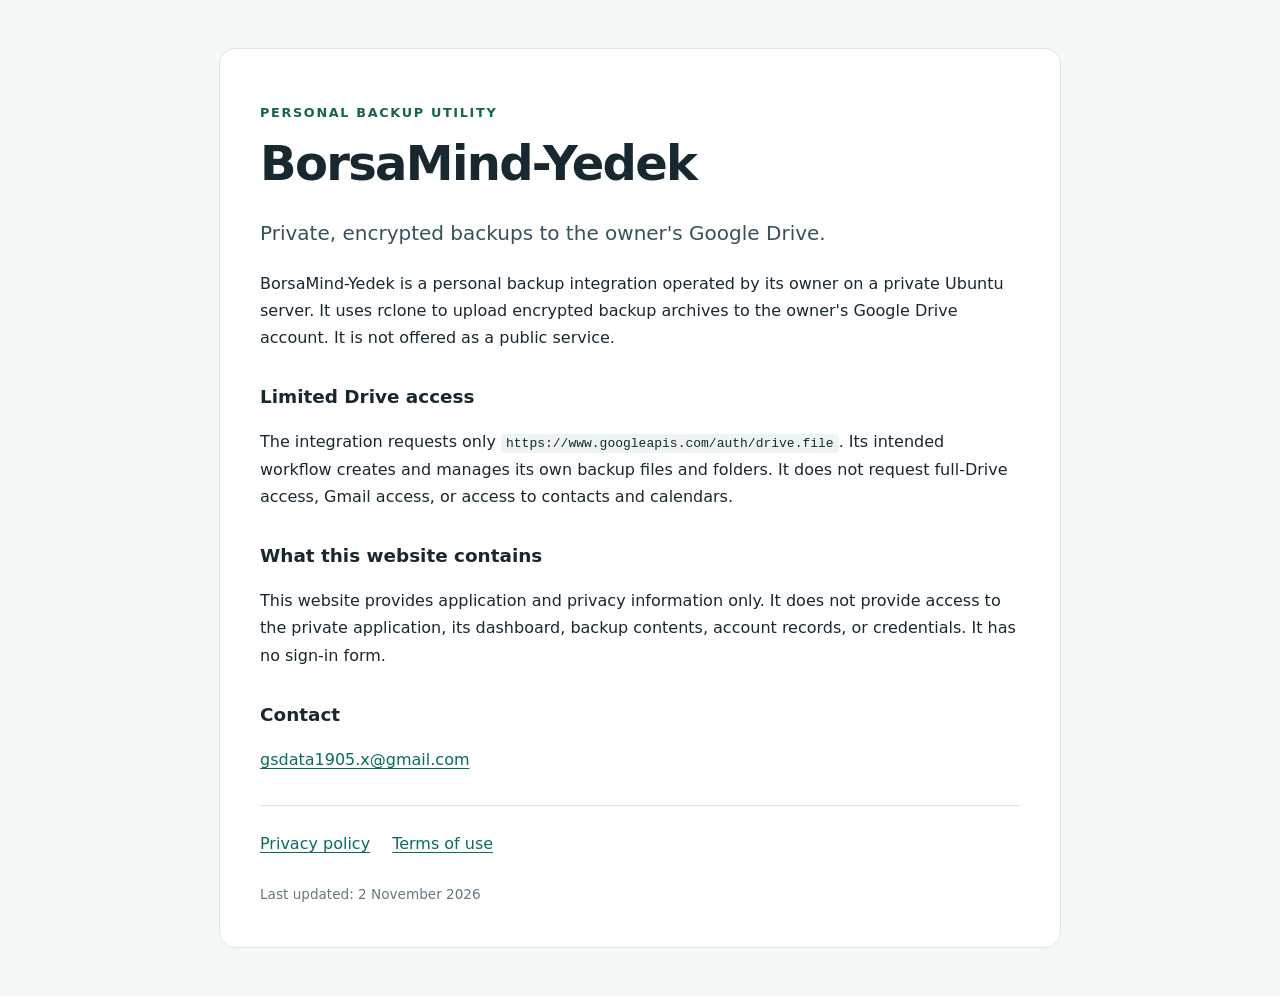
<file: index.html>
<!doctype html>
<html lang="en"><head><meta charset="utf-8"><meta name="viewport" content="width=device-width,initial-scale=1"><title>BorsaMind-Yedek — Personal backup utility</title><link rel="stylesheet" href="style.css"></head>
<body><main><p class="eyebrow">PERSONAL BACKUP UTILITY</p><h1>BorsaMind-Yedek</h1><p class="lead">Private, encrypted backups to the owner's Google Drive.</p><p>BorsaMind-Yedek is a personal backup integration operated by its owner on a private Ubuntu server. It uses rclone to upload encrypted backup archives to the owner's Google Drive account. It is not offered as a public service.</p><h2>Limited Drive access</h2><p>The integration requests only <code>https://www.googleapis.com/auth/drive.file</code>. Its intended workflow creates and manages its own backup files and folders. It does not request full-Drive access, Gmail access, or access to contacts and calendars.</p><h2>What this website contains</h2><p>This website provides application and privacy information only. It does not provide access to the private application, its dashboard, backup contents, account records, or credentials. It has no sign-in form.</p><h2>Contact</h2><p><a href="mailto:gsdata1905.x@gmail.com">gsdata1905.x@gmail.com</a></p><nav aria-label="Information"><a href="privacy.html">Privacy policy</a><a href="terms.html">Terms of use</a></nav><footer>Last updated: 2 November 2026</footer></main></body></html>
</file>
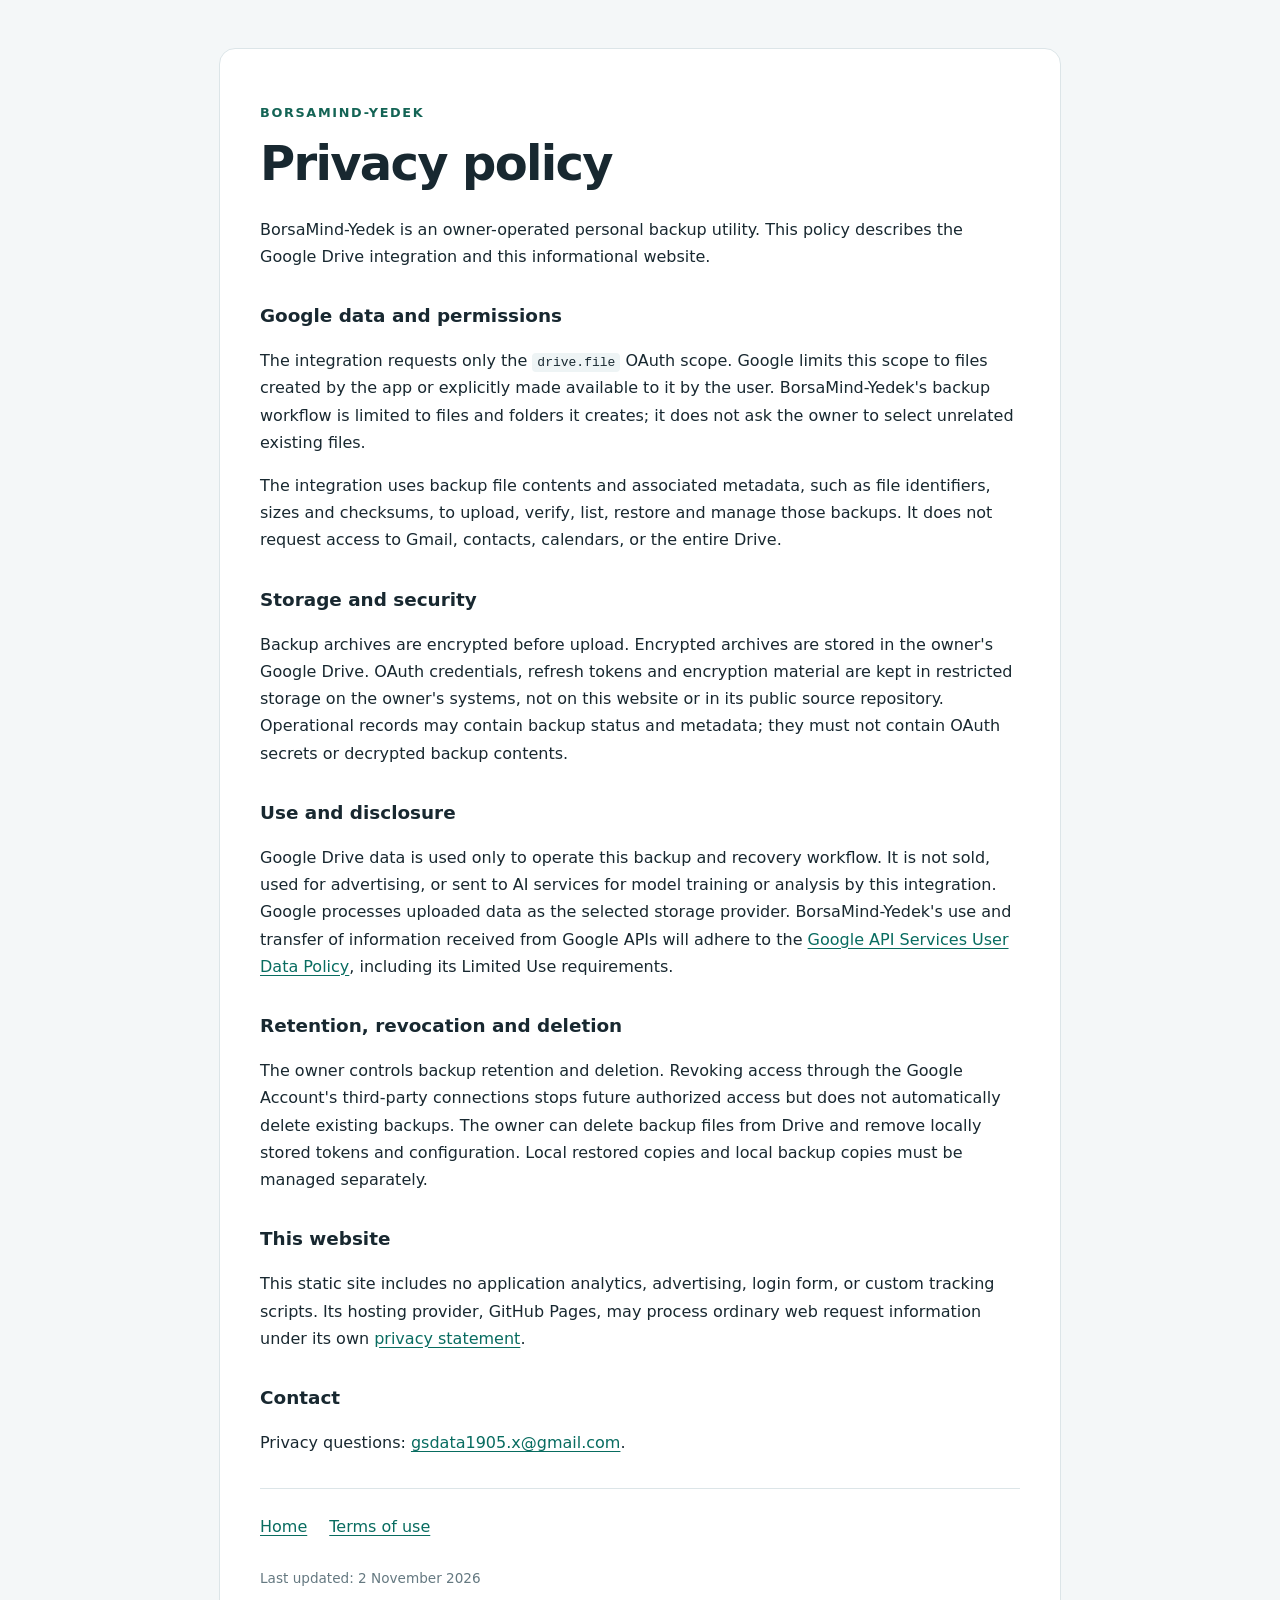
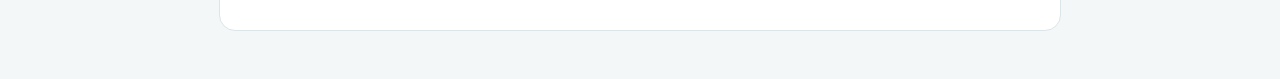
<file: privacy.html>
<!doctype html>
<html lang="en"><head><meta charset="utf-8"><meta name="viewport" content="width=device-width,initial-scale=1"><title>Privacy policy — BorsaMind-Yedek</title><link rel="stylesheet" href="style.css"></head>
<body><main><p class="eyebrow">BORSAMIND-YEDEK</p><h1>Privacy policy</h1><p>BorsaMind-Yedek is an owner-operated personal backup utility. This policy describes the Google Drive integration and this informational website.</p><h2>Google data and permissions</h2><p>The integration requests only the <code>drive.file</code> OAuth scope. Google limits this scope to files created by the app or explicitly made available to it by the user. BorsaMind-Yedek's backup workflow is limited to files and folders it creates; it does not ask the owner to select unrelated existing files.</p><p>The integration uses backup file contents and associated metadata, such as file identifiers, sizes and checksums, to upload, verify, list, restore and manage those backups. It does not request access to Gmail, contacts, calendars, or the entire Drive.</p><h2>Storage and security</h2><p>Backup archives are encrypted before upload. Encrypted archives are stored in the owner's Google Drive. OAuth credentials, refresh tokens and encryption material are kept in restricted storage on the owner's systems, not on this website or in its public source repository. Operational records may contain backup status and metadata; they must not contain OAuth secrets or decrypted backup contents.</p><h2>Use and disclosure</h2><p>Google Drive data is used only to operate this backup and recovery workflow. It is not sold, used for advertising, or sent to AI services for model training or analysis by this integration. Google processes uploaded data as the selected storage provider. BorsaMind-Yedek's use and transfer of information received from Google APIs will adhere to the <a href="https://developers.google.com/terms/api-services-user-data-policy">Google API Services User Data Policy</a>, including its Limited Use requirements.</p><h2>Retention, revocation and deletion</h2><p>The owner controls backup retention and deletion. Revoking access through the Google Account's third-party connections stops future authorized access but does not automatically delete existing backups. The owner can delete backup files from Drive and remove locally stored tokens and configuration. Local restored copies and local backup copies must be managed separately.</p><h2>This website</h2><p>This static site includes no application analytics, advertising, login form, or custom tracking scripts. Its hosting provider, GitHub Pages, may process ordinary web request information under its own <a href="https://docs.github.com/en/site-policy/privacy-policies/github-general-privacy-statement">privacy statement</a>.</p><h2>Contact</h2><p>Privacy questions: <a href="mailto:gsdata1905.x@gmail.com">gsdata1905.x@gmail.com</a>.</p><nav aria-label="Information"><a href="index.html">Home</a><a href="terms.html">Terms of use</a></nav><footer>Last updated: 2 November 2026</footer></main></body></html>
</file>
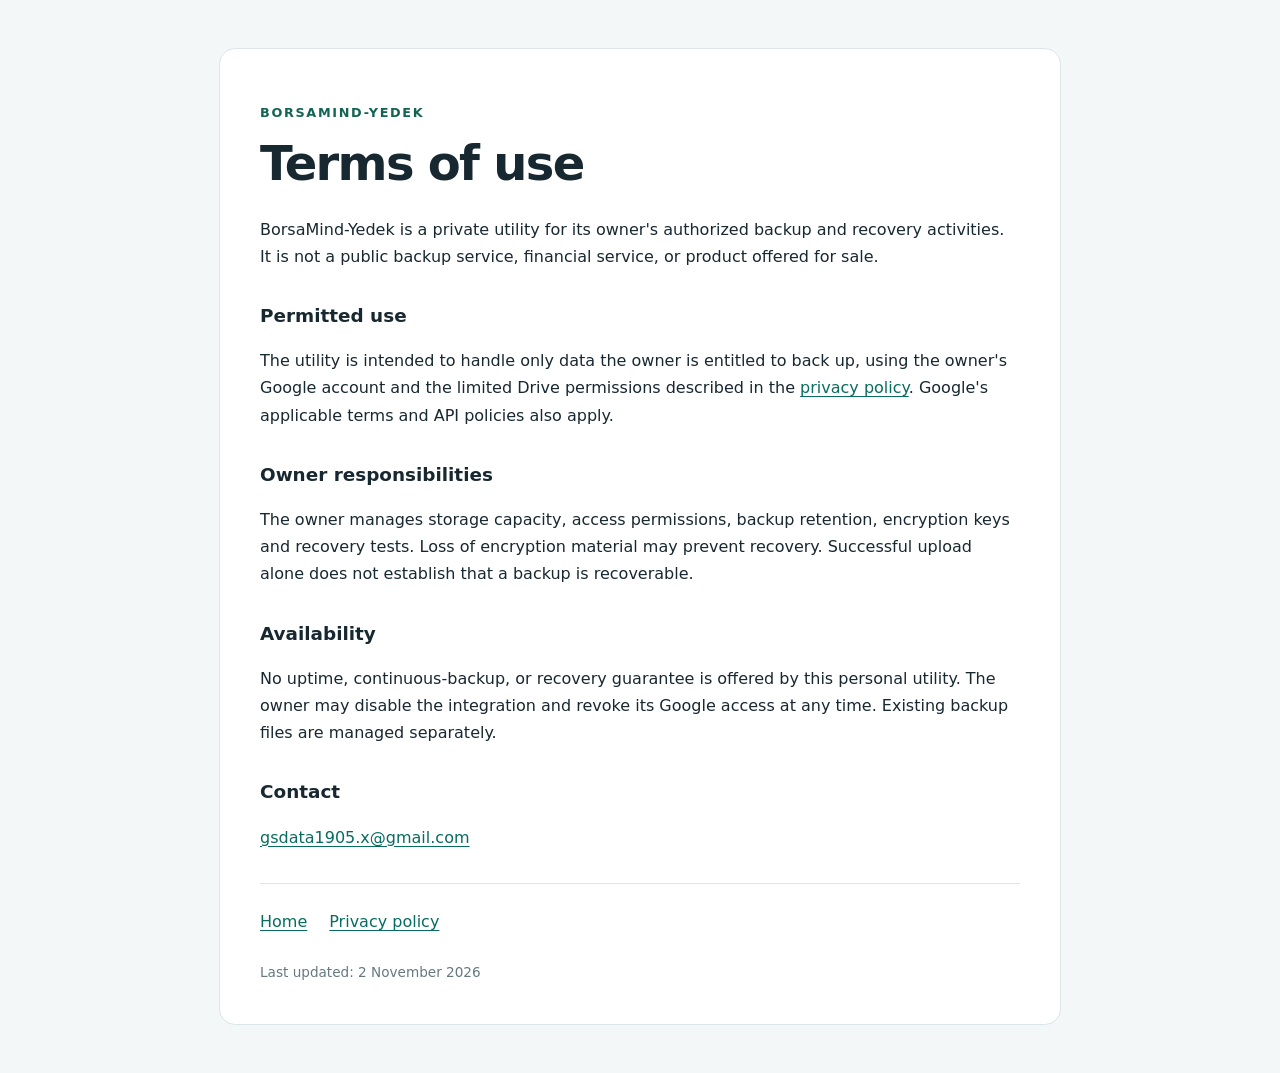
<file: terms.html>
<!doctype html>
<html lang="en"><head><meta charset="utf-8"><meta name="viewport" content="width=device-width,initial-scale=1"><title>Terms of use — BorsaMind-Yedek</title><link rel="stylesheet" href="style.css"></head>
<body><main><p class="eyebrow">BORSAMIND-YEDEK</p><h1>Terms of use</h1><p>BorsaMind-Yedek is a private utility for its owner's authorized backup and recovery activities. It is not a public backup service, financial service, or product offered for sale.</p><h2>Permitted use</h2><p>The utility is intended to handle only data the owner is entitled to back up, using the owner's Google account and the limited Drive permissions described in the <a href="privacy.html">privacy policy</a>. Google's applicable terms and API policies also apply.</p><h2>Owner responsibilities</h2><p>The owner manages storage capacity, access permissions, backup retention, encryption keys and recovery tests. Loss of encryption material may prevent recovery. Successful upload alone does not establish that a backup is recoverable.</p><h2>Availability</h2><p>No uptime, continuous-backup, or recovery guarantee is offered by this personal utility. The owner may disable the integration and revoke its Google access at any time. Existing backup files are managed separately.</p><h2>Contact</h2><p><a href="mailto:gsdata1905.x@gmail.com">gsdata1905.x@gmail.com</a></p><nav aria-label="Information"><a href="index.html">Home</a><a href="privacy.html">Privacy policy</a></nav><footer>Last updated: 2 November 2026</footer></main></body></html>
</file>
<file: style.css>
:root{font-family:system-ui,-apple-system,BlinkMacSystemFont,"Segoe UI",sans-serif;color:#182830;background:#f4f7f8;line-height:1.7}body{margin:0}main{max-width:760px;margin:48px auto;padding:40px;background:white;border:1px solid #dce5e8;border-radius:16px}h1{font-size:clamp(2rem,6vw,3rem);line-height:1.15;margin:12px 0 24px;letter-spacing:-.035em}h2{font-size:1.15rem;margin-top:30px}.eyebrow{color:#146455;font-size:.8rem;letter-spacing:.13em;font-weight:700}.lead{font-size:1.25rem;color:#37515d}a{color:#086c60;text-underline-offset:3px}code{overflow-wrap:anywhere;background:#eef4f5;padding:2px 5px;border-radius:4px}nav{display:flex;flex-wrap:wrap;gap:22px;border-top:1px solid #dce5e8;padding-top:24px;margin-top:32px}footer{font-size:.85rem;color:#657981;margin-top:26px}@media(max-width:600px){main{margin:16px;padding:24px;border-radius:12px}}
</file>
